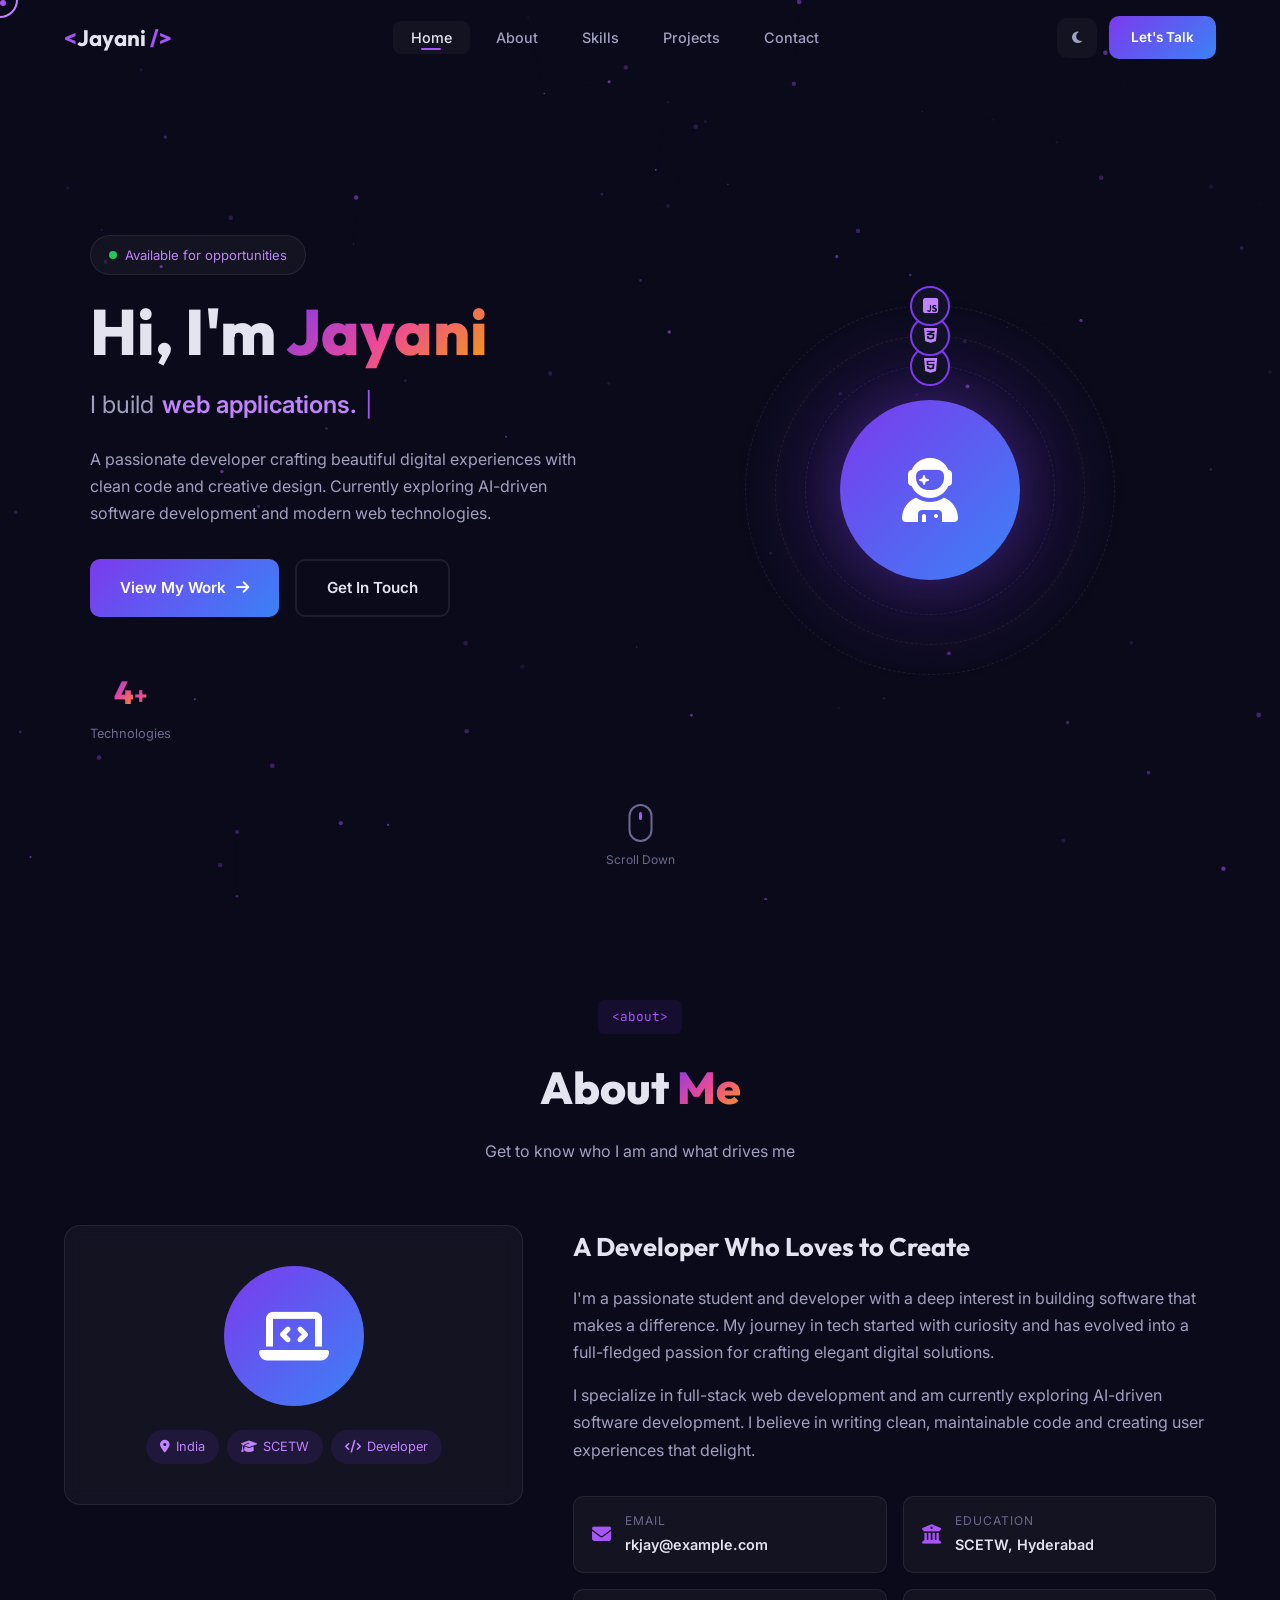
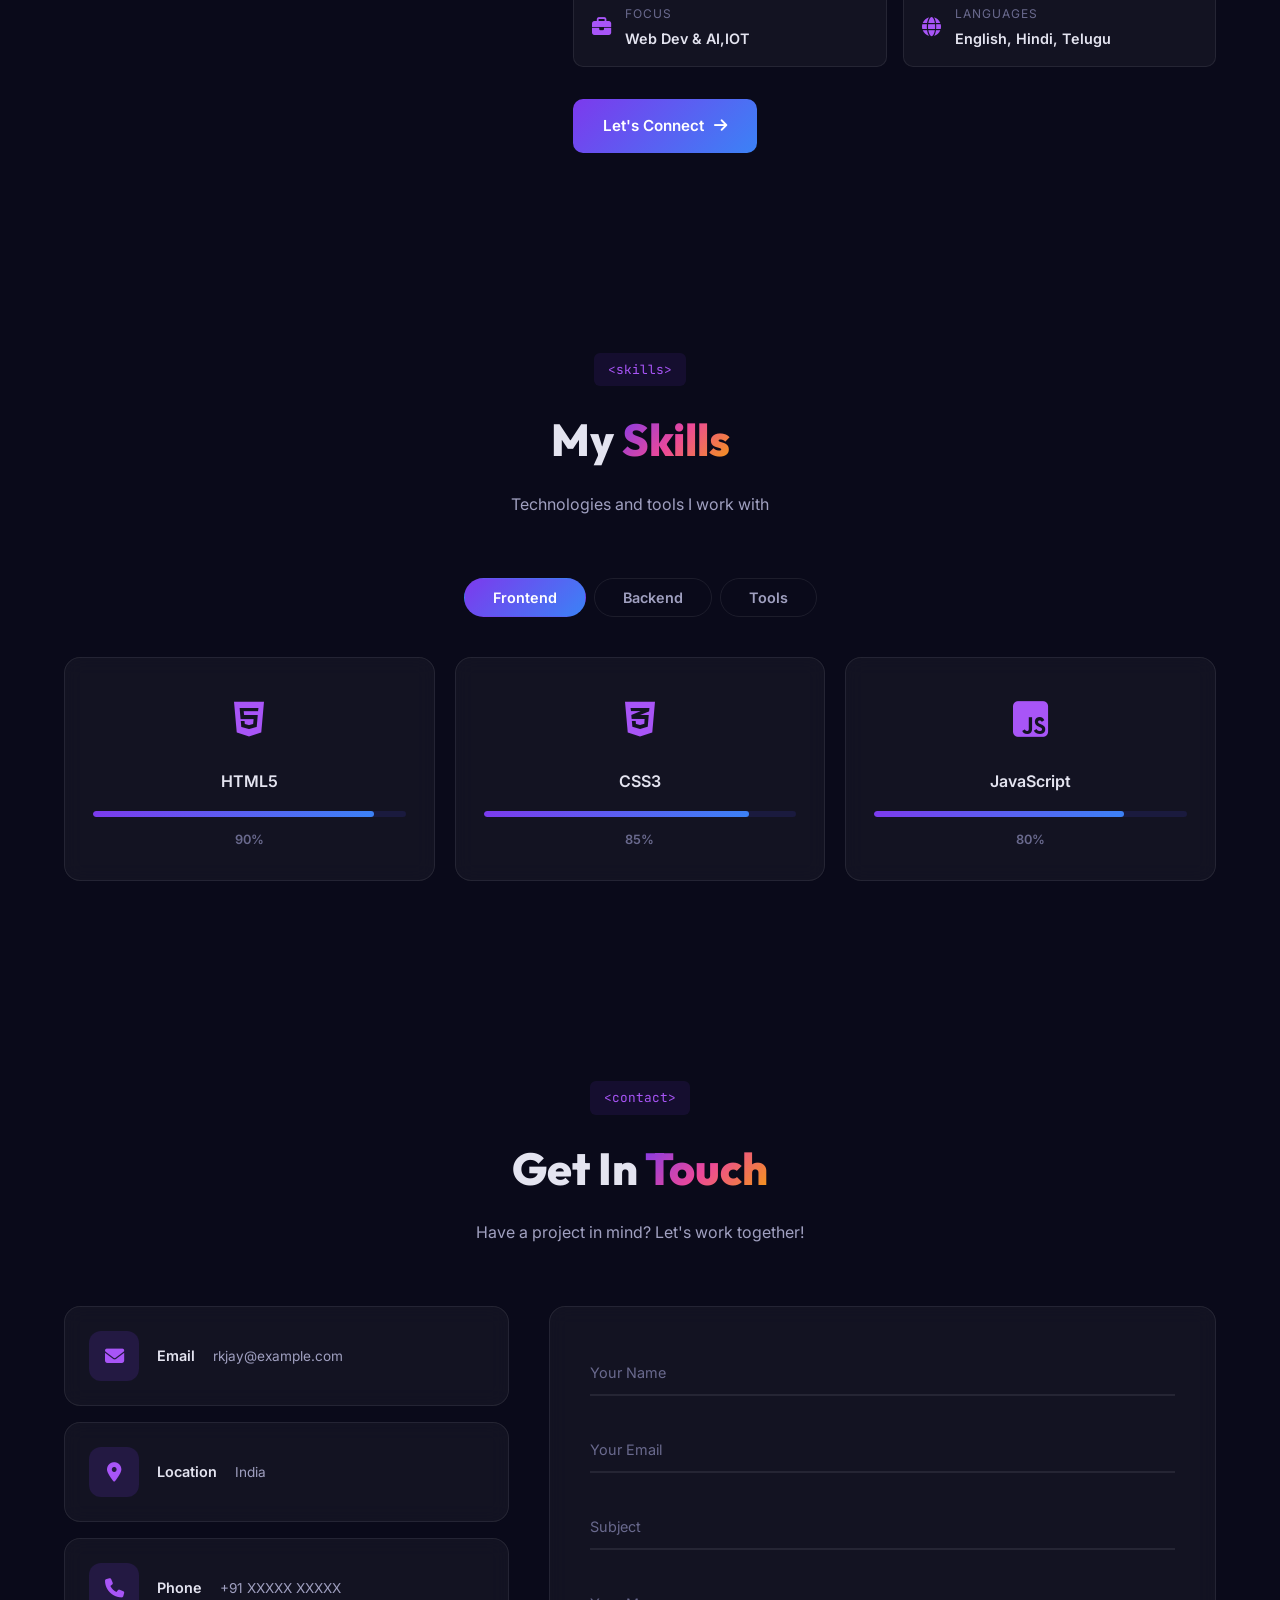
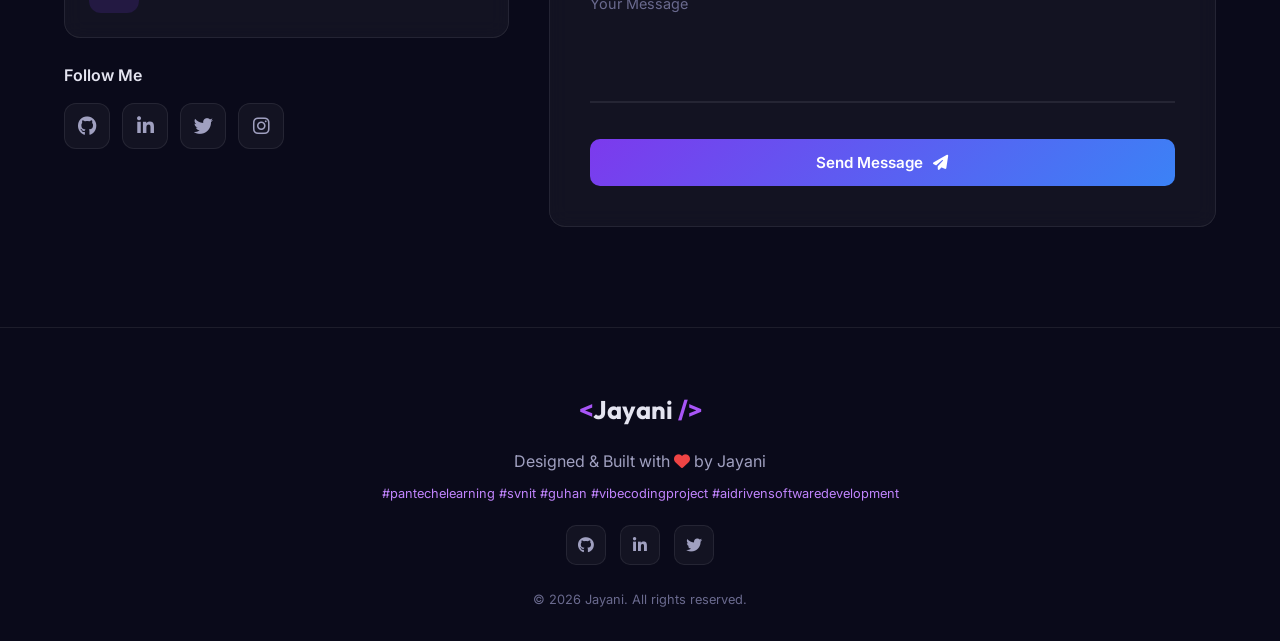
<file: index.html>
<!DOCTYPE html>
<html lang="en">

<head>
    <meta charset="UTF-8">
    <meta name="viewport" content="width=device-width, initial-scale=1.0">
    <title>Rkjay | Portfolio — Developer & Creator</title>
    <meta name="description"
        content="Personal portfolio of Rkjay — showcasing skills, projects, and creative development work.">
    <link rel="preconnect" href="https://fonts.googleapis.com">
    <link rel="preconnect" href="https://fonts.gstatic.com" crossorigin>
    <link
        href="https://fonts.googleapis.com/css2?family=Inter:wght@300;400;500;600;700;800;900&family=Outfit:wght@300;400;500;600;700;800&family=JetBrains+Mono:wght@400;500;700&display=swap"
        rel="stylesheet">
    <link rel="stylesheet" href="https://cdnjs.cloudflare.com/ajax/libs/font-awesome/6.5.1/css/all.min.css">
    <link rel="stylesheet" href="style.css">
</head>

<body>
    <!-- Animated Background Canvas -->
    <canvas id="particles-canvas"></canvas>

    <!-- Custom Cursor -->
    <div class="cursor-dot" id="cursorDot"></div>
    <div class="cursor-ring" id="cursorRing"></div>

    <!-- Preloader -->
    <div class="preloader" id="preloader">
        <div class="preloader-inner">
            <div class="preloader-ring"></div>
            <span class="preloader-text">Loading...</span>
        </div>
    </div>

    <!-- Navigation -->
    <nav class="navbar" id="navbar">
        <div class="nav-container">
            <a href="#hero" class="nav-logo">
                <span class="logo-bracket">&lt;</span>Jayani<span class="logo-bracket"> /&gt;</span>
            </a>
            <ul class="nav-links" id="navLinks">
                <li><a href="#hero" class="nav-link active" data-section="hero">Home</a></li>
                <li><a href="#about" class="nav-link" data-section="about">About</a></li>
                <li><a href="#skills" class="nav-link" data-section="skills">Skills</a></li>
                <li><a href="#projects" class="nav-link" data-section="projects">Projects</a></li>
                <li><a href="#contact" class="nav-link" data-section="contact">Contact</a></li>
            </ul>
            <div class="nav-actions">
                <button class="theme-toggle" id="themeToggle" aria-label="Toggle theme">
                    <i class="fas fa-moon"></i>
                </button>
                <a href="#contact" class="nav-cta">Let's Talk</a>
            </div>
            <button class="hamburger" id="hamburger" aria-label="Toggle menu">
                <span></span><span></span><span></span>
            </button>
        </div>
    </nav>

    <!-- Hero Section -->
    <section class="hero" id="hero">
        <div class="hero-container">
            <div class="hero-content">
                <div class="hero-badge">
                    <span class="badge-dot"></span>
                    Available for opportunities
                </div>
                <h1 class="hero-title">
                    Hi, I'm <span class="gradient-text">Jayani</span>
                </h1>
                <div class="hero-subtitle">
                    <span class="typing-prefix">I build </span>
                    <span class="typing-text" id="typingText"></span>
                    <span class="typing-cursor">|</span>
                </div>
                <p class="hero-description">
                    A passionate developer crafting beautiful digital experiences
                    with clean code and creative design. Currently exploring AI-driven
                    software development and modern web technologies.
                </p>
                <div class="hero-cta">
                    <a href="#projects" class="btn btn-primary">
                        <span>View My Work</span>
                        <i class="fas fa-arrow-right"></i>
                    </a>
                    <a href="#contact" class="btn btn-outline">
                        <span>Get In Touch</span>
                    </a>
                </div>
                <div class="hero-stats">
                    <div class="stat-item">
                        <span class="stat-number" data-target="5">0</span><span class="stat-suffix">+</span>
                        <span class="stat-label">Technologies</span>
                    </div>
                </div>
            </div>
            <div class="hero-visual">
                <div class="hero-image-wrapper">
                    <div class="hero-glow"></div>
                    <div class="hero-avatar">
                        <i class="fas fa-user-astronaut"></i>
                    </div>
                    <div class="orbit-ring orbit-1">
                        <div class="orbit-dot"><i class="fab fa-html5"></i></div>
                    </div>
                    <div class="orbit-ring orbit-2">
                        <div class="orbit-dot"><i class="fab fa-css3-alt"></i></div>
                    </div>
                    <div class="orbit-ring orbit-3">
                        <div class="orbit-dot"><i class="fab fa-js-square"></i></div>
                    </div>
                </div>
            </div>
        </div>
        <div class="scroll-indicator" id="scrollIndicator">
            <div class="mouse">
                <div class="mouse-wheel"></div>
            </div>
            <span>Scroll Down</span>
        </div>
    </section>

    <!-- About Section -->
    <section class="section about" id="about">
        <div class="container">
            <div class="section-header" data-animate>
                <span class="section-tag">&lt;about&gt;</span>
                <h2 class="section-title">About <span class="gradient-text">Me</span></h2>
                <p class="section-subtitle">Get to know who I am and what drives me</p>
            </div>
            <div class="about-grid" data-animate>
                <div class="about-image-col">
                    <div class="about-card glass-card">
                        <div class="about-avatar-large">
                            <i class="fas fa-laptop-code"></i>
                        </div>
                        <div class="about-info-chips">
                            <span class="chip"><i class="fas fa-map-marker-alt"></i> India</span>
                            <span class="chip"><i class="fas fa-graduation-cap"></i> SCETW</span>
                            <span class="chip"><i class="fas fa-code"></i> Developer</span>
                        </div>
                    </div>
                </div>
                <div class="about-content-col">
                    <div class="about-text">
                        <h3>A Developer Who Loves to Create</h3>
                        <p>
                            I'm a passionate student and developer with a deep interest in building
                            software that makes a difference. My journey in tech started with curiosity
                            and has evolved into a full-fledged passion for crafting elegant digital solutions.
                        </p>
                        <p>
                            I specialize in full-stack web development and am currently exploring
                            AI-driven software development. I believe in writing clean, maintainable
                            code and creating user experiences that delight.
                        </p>
                    </div>
                    <div class="about-details">
                        <div class="detail-item">
                            <i class="fas fa-envelope"></i>
                            <div>
                                <span class="detail-label">Email</span>
                                <span class="detail-value">rkjay@example.com</span>
                            </div>
                        </div>
                        <div class="detail-item">
                            <i class="fas fa-university"></i>
                            <div>
                                <span class="detail-label">Education</span>
                                <span class="detail-value">SCETW, Hyderabad</span>
                            </div>
                        </div>
                        <div class="detail-item">
                            <i class="fas fa-briefcase"></i>
                            <div>
                                <span class="detail-label">Focus</span>
                                <span class="detail-value">Web Dev & AI,IOT</span>
                            </div>
                        </div>
                        <div class="detail-item">
                            <i class="fas fa-globe"></i>
                            <div>
                                <span class="detail-label">Languages</span>
                                <span class="detail-value">English, Hindi, Telugu</span>
                            </div>
                        </div>
                    </div>
                    <a href="#contact" class="btn btn-primary">
                        <span>Let's Connect</span>
                        <i class="fas fa-arrow-right"></i>
                    </a>
                </div>
            </div>
        </div>
    </section>

    <!-- Skills Section -->
    <section class="section skills" id="skills">
        <div class="container">
            <div class="section-header" data-animate>
                <span class="section-tag">&lt;skills&gt;</span>
                <h2 class="section-title">My <span class="gradient-text">Skills</span></h2>
                <p class="section-subtitle">Technologies and tools I work with</p>
            </div>
            <div class="skills-tabs" data-animate>
                <button class="skill-tab active" data-tab="frontend">Frontend</button>
                <button class="skill-tab" data-tab="backend">Backend</button>
                <button class="skill-tab" data-tab="tools">Tools</button>
            </div>
            <div class="skills-content" data-animate>
                <div class="skills-panel active" id="panel-frontend">
                    <div class="skills-grid">
                        <div class="skill-card glass-card" data-skill="90">
                            <div class="skill-icon"><i class="fab fa-html5"></i></div>
                            <h4>HTML5</h4>
                            <div class="skill-bar">
                                <div class="skill-fill" style="--skill-level: 90%"></div>
                            </div>
                            <span class="skill-percent">90%</span>
                        </div>
                        <div class="skill-card glass-card" data-skill="85">
                            <div class="skill-icon"><i class="fab fa-css3-alt"></i></div>
                            <h4>CSS3</h4>
                            <div class="skill-bar">
                                <div class="skill-fill" style="--skill-level: 85%"></div>
                            </div>
                            <span class="skill-percent">85%</span>
                        </div>
                        <div class="skill-card glass-card" data-skill="80">
                            <div class="skill-icon"><i class="fab fa-js-square"></i></div>
                            <h4>JavaScript</h4>
                            <div class="skill-bar">
                                <div class="skill-fill" style="--skill-level: 80%"></div>
                            </div>
                            <span class="skill-percent">80%</span>
                        </div>
                    </div>
                </div>
                <div class="skills-panel" id="panel-backend">
                    <div class="skills-grid">
                        <div class="skill-card glass-card" data-skill="80">
                            <div class="skill-icon"><i class="fab fa-python"></i></div>
                            <h4>Python</h4>
                            <div class="skill-bar">
                                <div class="skill-fill" style="--skill-level: 80%"></div>
                            </div>
                            <span class="skill-percent">80%</span>
                        </div>
                        <div class="skill-card glass-card" data-skill="70">
                            <div class="skill-icon"><i class="fab fa-node-js"></i></div>
                            <h4>Node.js</h4>
                            <div class="skill-bar">
                                <div class="skill-fill" style="--skill-level: 70%"></div>
                            </div>
                            <span class="skill-percent">70%</span>
                        </div>
                        <div class="skill-card glass-card" data-skill="65">
                            <div class="skill-icon"><i class="fas fa-database"></i></div>
                            <h4>C</h4>
                            <div class="skill-bar">
                                <div class="skill-fill" style="--skill-level: 65%"></div>
                            </div>
                            <span class="skill-percent">65%</span>
                        </div>
                        <div class="skill-card glass-card" data-skill="60">
                            <div class="skill-icon"><i class="fas fa-server"></i></div>
                            <h4>JAVA</h4>
                            <div class="skill-bar">
                                <div class="skill-fill" style="--skill-level: 60%"></div>
                            </div>
                            <span class="skill-percent">60%</span>
                        </div>
                    </div>
                </div>
                <div class="skills-panel" id="panel-tools">
                    <div class="skills-grid">
                        <div class="skill-card glass-card" data-skill="85">
                            <div class="skill-icon"><i class="fab fa-git-alt"></i></div>
                            <h4>Git & GitHub</h4>
                            <div class="skill-bar">
                                <div class="skill-fill" style="--skill-level: 85%"></div>
                            </div>
                            <span class="skill-percent">85%</span>
                        </div>
                        <div class="skill-card glass-card" data-skill="75">
                            <div class="skill-icon"><i class="fab fa-figma"></i></div>
                            <h4>Figma</h4>
                            <div class="skill-bar">
                                <div class="skill-fill" style="--skill-level: 75%"></div>
                            </div>
                            <span class="skill-percent">75%</span>
                        </div>
                        <div class="skill-card glass-card" data-skill="70">
                            <div class="skill-icon"><i class="fas fa-terminal"></i></div>
                            <h4>VS Code / CLI</h4>
                            <div class="skill-bar">
                                <div class="skill-fill" style="--skill-level: 70%"></div>
                            </div>
                            <span class="skill-percent">70%</span>
                        </div>
                    </div>
                </div>
            </div>
        </div>
    </section>

    <!-- Contact Section -->
    <section class="section contact" id="contact">
        <div class="container">
            <div class="section-header" data-animate>
                <span class="section-tag">&lt;contact&gt;</span>
                <h2 class="section-title">Get In <span class="gradient-text">Touch</span></h2>
                <p class="section-subtitle">Have a project in mind? Let's work together!</p>
            </div>
            <div class="contact-grid" data-animate>
                <div class="contact-info">
                    <div class="contact-card glass-card">
                        <div class="contact-icon"><i class="fas fa-envelope"></i></div>
                        <h4>Email</h4>
                        <p>rkjay@example.com</p>
                    </div>
                    <div class="contact-card glass-card">
                        <div class="contact-icon"><i class="fas fa-map-marker-alt"></i></div>
                        <h4>Location</h4>
                        <p>India</p>
                    </div>
                    <div class="contact-card glass-card">
                        <div class="contact-icon"><i class="fas fa-phone"></i></div>
                        <h4>Phone</h4>
                        <p>+91 XXXXX XXXXX</p>
                    </div>
                    <div class="contact-socials">
                        <h4>Follow Me</h4>
                        <div class="social-links">
                            <a href="#" class="social-link" aria-label="GitHub"><i class="fab fa-github"></i></a>
                            <a href="#" class="social-link" aria-label="LinkedIn"><i class="fab fa-linkedin-in"></i></a>
                            <a href="#" class="social-link" aria-label="Twitter"><i class="fab fa-twitter"></i></a>
                            <a href="#" class="social-link" aria-label="Instagram"><i class="fab fa-instagram"></i></a>
                        </div>
                    </div>
                </div>
                <form class="contact-form glass-card" id="contactForm">
                    <div class="form-group">
                        <input type="text" id="formName" placeholder=" " required>
                        <label for="formName">Your Name</label>
                        <span class="form-line"></span>
                    </div>
                    <div class="form-group">
                        <input type="email" id="formEmail" placeholder=" " required>
                        <label for="formEmail">Your Email</label>
                        <span class="form-line"></span>
                    </div>
                    <div class="form-group">
                        <input type="text" id="formSubject" placeholder=" " required>
                        <label for="formSubject">Subject</label>
                        <span class="form-line"></span>
                    </div>
                    <div class="form-group">
                        <textarea id="formMessage" rows="5" placeholder=" " required></textarea>
                        <label for="formMessage">Your Message</label>
                        <span class="form-line"></span>
                    </div>
                    <button type="submit" class="btn btn-primary btn-submit" id="submitBtn">
                        <span>Send Message</span>
                        <i class="fas fa-paper-plane"></i>
                    </button>
                    <div class="form-status" id="formStatus"></div>
                </form>
            </div>
        </div>
    </section>

    <!-- Footer -->
    <footer class="footer">
        <div class="container">
            <div class="footer-content">
                <a href="#hero" class="footer-logo">
                    <span class="logo-bracket">&lt;</span>Jayani<span class="logo-bracket"> /&gt;</span>
                </a>
                <p class="footer-text">Designed & Built with <i class="fas fa-heart" style="color: #ef4444;"></i> by
                    Jayani</p>
                <p class="footer-tags">#pantechelearning #svnit #guhan #vibecodingproject #aidrivensoftwaredevelopment
                </p>
                <div class="footer-socials">
                    <a href="#" aria-label="GitHub"><i class="fab fa-github"></i></a>
                    <a href="#" aria-label="LinkedIn"><i class="fab fa-linkedin-in"></i></a>
                    <a href="#" aria-label="Twitter"><i class="fab fa-twitter"></i></a>
                </div>
                <p class="footer-copy">&copy; 2026 Jayani. All rights reserved.</p>
            </div>
        </div>
    </footer>

    <!-- Back to Top -->
    <button class="back-to-top" id="backToTop" aria-label="Back to top">
        <i class="fas fa-chevron-up"></i>
    </button>

    <script src="script.js"></script>
</body>

</html>
</file>
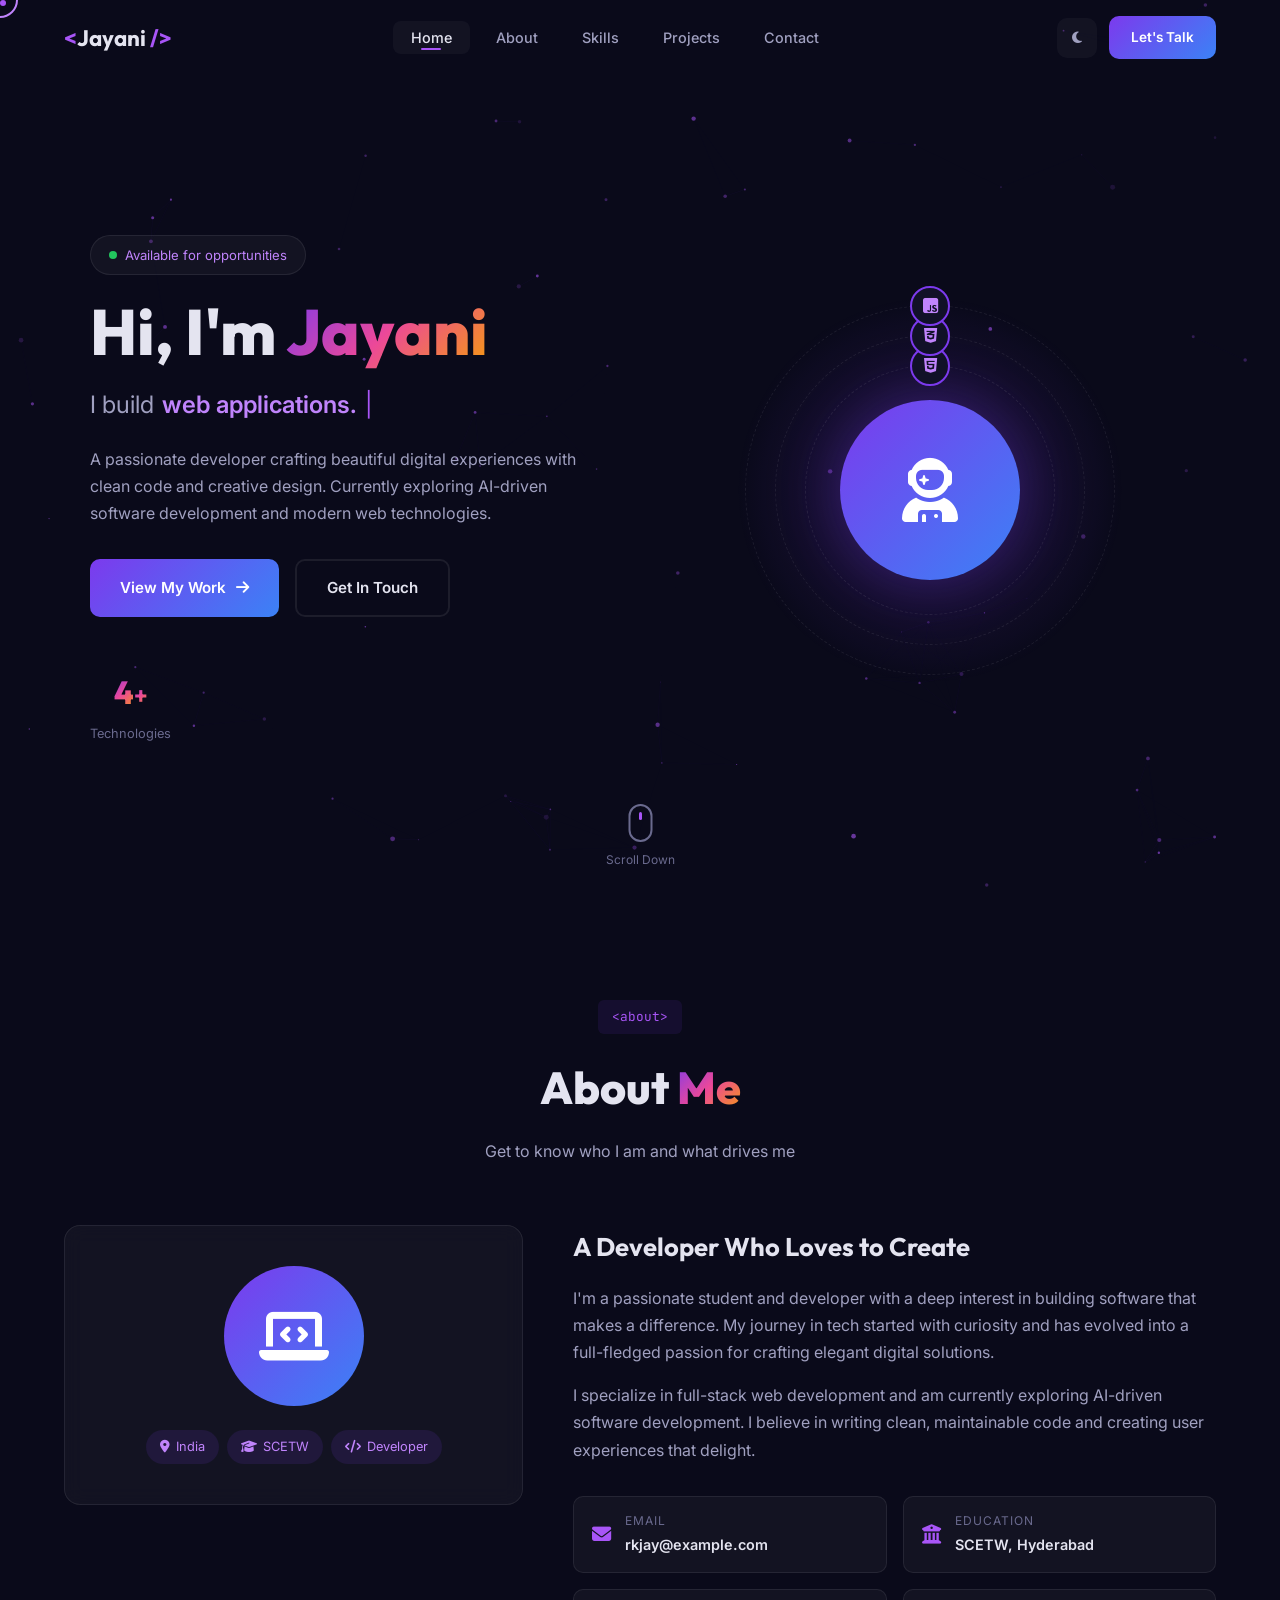
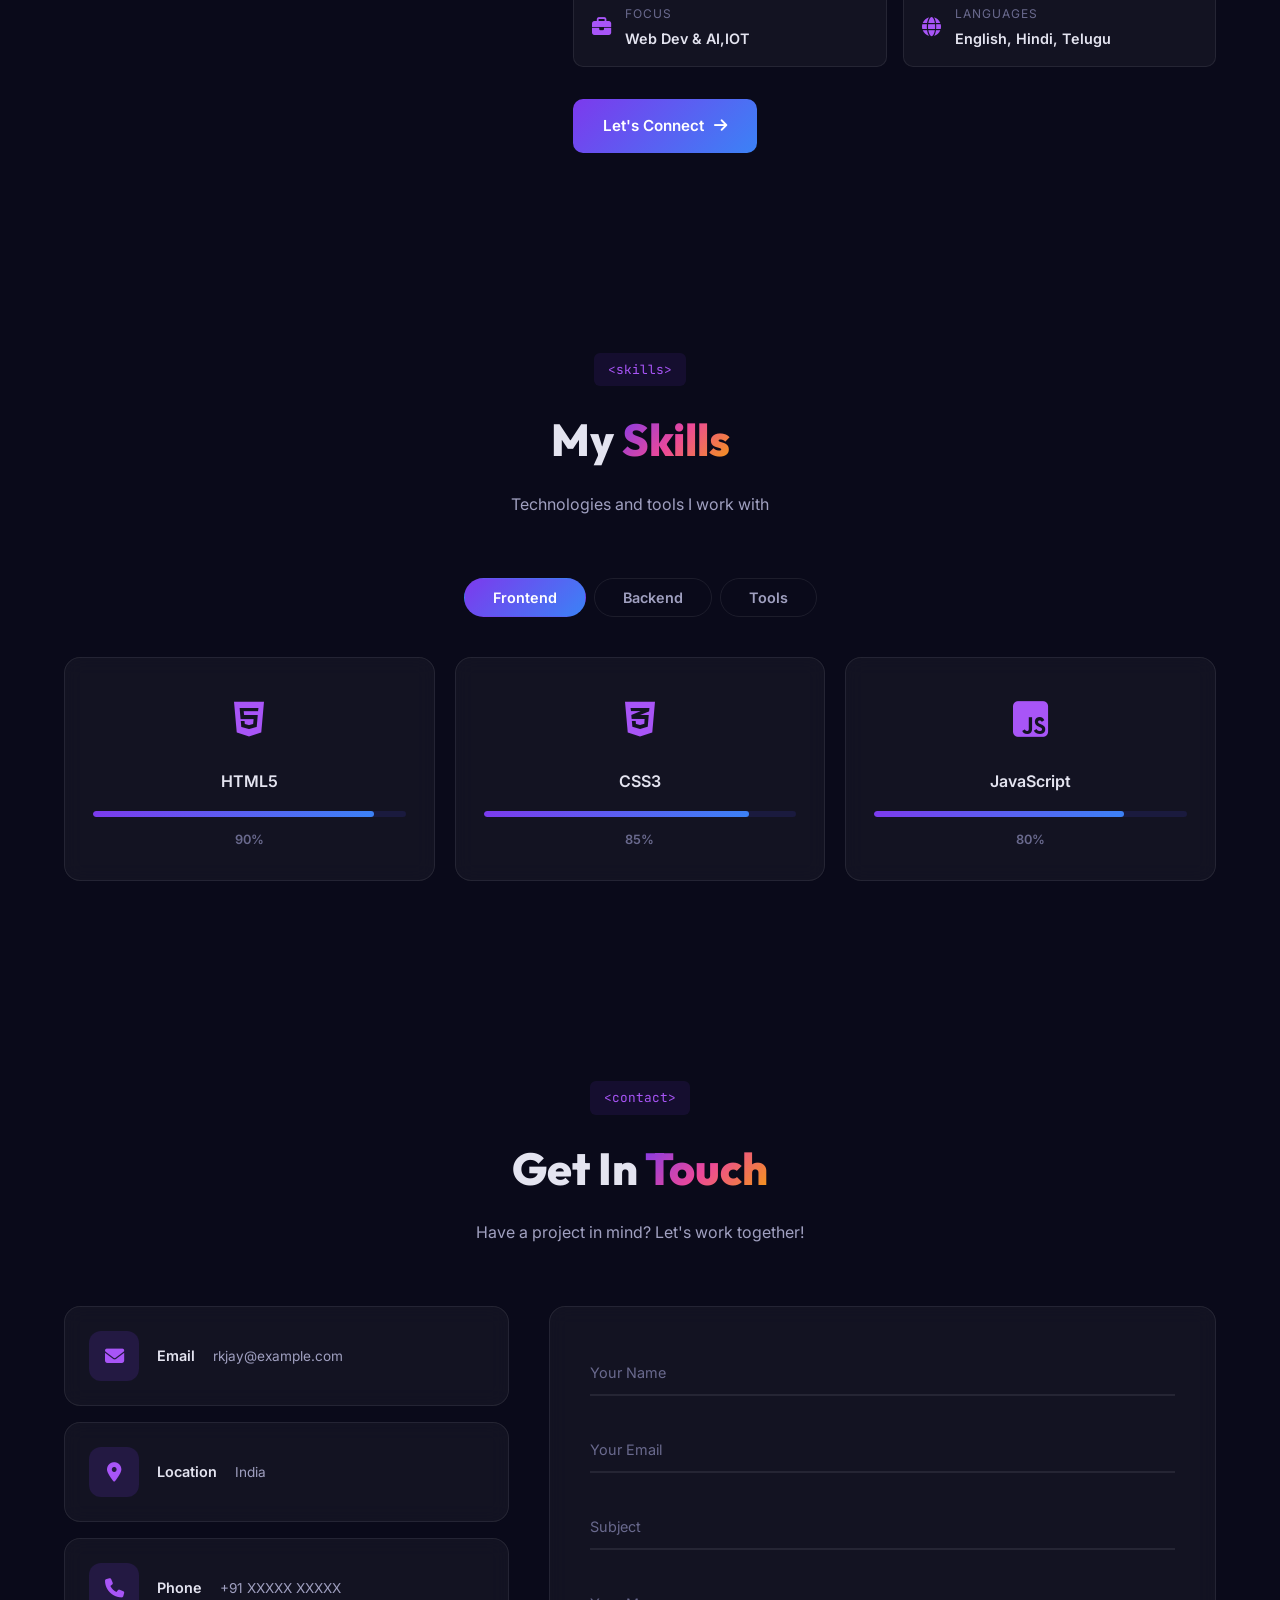
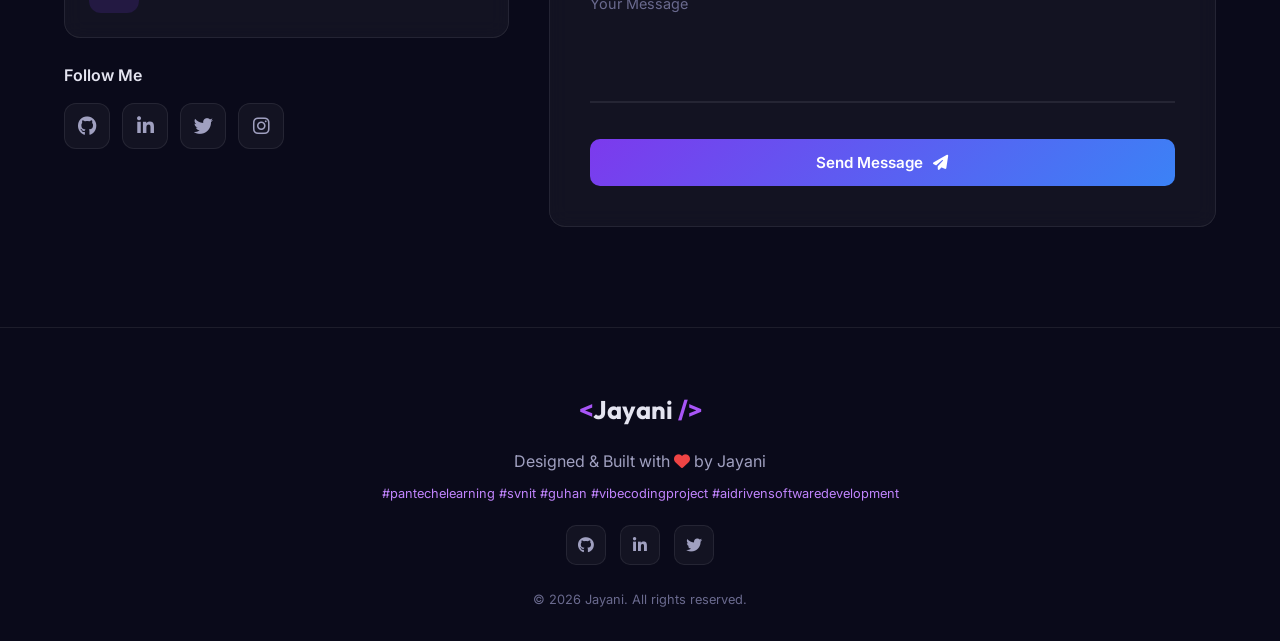
<file: portfolio.html>
<!DOCTYPE html>
<html lang="en">

<head>
    <meta charset="UTF-8">
    <meta name="viewport" content="width=device-width, initial-scale=1.0">
    <title>Rkjay | Portfolio — Developer & Creator</title>
    <meta name="description"
        content="Personal portfolio of Rkjay — showcasing skills, projects, and creative development work.">
    <link rel="preconnect" href="https://fonts.googleapis.com">
    <link rel="preconnect" href="https://fonts.gstatic.com" crossorigin>
    <link
        href="https://fonts.googleapis.com/css2?family=Inter:wght@300;400;500;600;700;800;900&family=Outfit:wght@300;400;500;600;700;800&family=JetBrains+Mono:wght@400;500;700&display=swap"
        rel="stylesheet">
    <link rel="stylesheet" href="https://cdnjs.cloudflare.com/ajax/libs/font-awesome/6.5.1/css/all.min.css">
    <link rel="stylesheet" href="style.css">
</head>

<body>
    <!-- Animated Background Canvas -->
    <canvas id="particles-canvas"></canvas>

    <!-- Custom Cursor -->
    <div class="cursor-dot" id="cursorDot"></div>
    <div class="cursor-ring" id="cursorRing"></div>

    <!-- Preloader -->
    <div class="preloader" id="preloader">
        <div class="preloader-inner">
            <div class="preloader-ring"></div>
            <span class="preloader-text">Loading...</span>
        </div>
    </div>

    <!-- Navigation -->
    <nav class="navbar" id="navbar">
        <div class="nav-container">
            <a href="#hero" class="nav-logo">
                <span class="logo-bracket">&lt;</span>Jayani<span class="logo-bracket"> /&gt;</span>
            </a>
            <ul class="nav-links" id="navLinks">
                <li><a href="#hero" class="nav-link active" data-section="hero">Home</a></li>
                <li><a href="#about" class="nav-link" data-section="about">About</a></li>
                <li><a href="#skills" class="nav-link" data-section="skills">Skills</a></li>
                <li><a href="#projects" class="nav-link" data-section="projects">Projects</a></li>
                <li><a href="#contact" class="nav-link" data-section="contact">Contact</a></li>
            </ul>
            <div class="nav-actions">
                <button class="theme-toggle" id="themeToggle" aria-label="Toggle theme">
                    <i class="fas fa-moon"></i>
                </button>
                <a href="#contact" class="nav-cta">Let's Talk</a>
            </div>
            <button class="hamburger" id="hamburger" aria-label="Toggle menu">
                <span></span><span></span><span></span>
            </button>
        </div>
    </nav>

    <!-- Hero Section -->
    <section class="hero" id="hero">
        <div class="hero-container">
            <div class="hero-content">
                <div class="hero-badge">
                    <span class="badge-dot"></span>
                    Available for opportunities
                </div>
                <h1 class="hero-title">
                    Hi, I'm <span class="gradient-text">Jayani</span>
                </h1>
                <div class="hero-subtitle">
                    <span class="typing-prefix">I build </span>
                    <span class="typing-text" id="typingText"></span>
                    <span class="typing-cursor">|</span>
                </div>
                <p class="hero-description">
                    A passionate developer crafting beautiful digital experiences
                    with clean code and creative design. Currently exploring AI-driven
                    software development and modern web technologies.
                </p>
                <div class="hero-cta">
                    <a href="#projects" class="btn btn-primary">
                        <span>View My Work</span>
                        <i class="fas fa-arrow-right"></i>
                    </a>
                    <a href="#contact" class="btn btn-outline">
                        <span>Get In Touch</span>
                    </a>
                </div>
                <div class="hero-stats">
                    <div class="stat-item">
                        <span class="stat-number" data-target="5">0</span><span class="stat-suffix">+</span>
                        <span class="stat-label">Technologies</span>
                    </div>
                </div>
            </div>
            <div class="hero-visual">
                <div class="hero-image-wrapper">
                    <div class="hero-glow"></div>
                    <div class="hero-avatar">
                        <i class="fas fa-user-astronaut"></i>
                    </div>
                    <div class="orbit-ring orbit-1">
                        <div class="orbit-dot"><i class="fab fa-html5"></i></div>
                    </div>
                    <div class="orbit-ring orbit-2">
                        <div class="orbit-dot"><i class="fab fa-css3-alt"></i></div>
                    </div>
                    <div class="orbit-ring orbit-3">
                        <div class="orbit-dot"><i class="fab fa-js-square"></i></div>
                    </div>
                </div>
            </div>
        </div>
        <div class="scroll-indicator" id="scrollIndicator">
            <div class="mouse">
                <div class="mouse-wheel"></div>
            </div>
            <span>Scroll Down</span>
        </div>
    </section>

    <!-- About Section -->
    <section class="section about" id="about">
        <div class="container">
            <div class="section-header" data-animate>
                <span class="section-tag">&lt;about&gt;</span>
                <h2 class="section-title">About <span class="gradient-text">Me</span></h2>
                <p class="section-subtitle">Get to know who I am and what drives me</p>
            </div>
            <div class="about-grid" data-animate>
                <div class="about-image-col">
                    <div class="about-card glass-card">
                        <div class="about-avatar-large">
                            <i class="fas fa-laptop-code"></i>
                        </div>
                        <div class="about-info-chips">
                            <span class="chip"><i class="fas fa-map-marker-alt"></i> India</span>
                            <span class="chip"><i class="fas fa-graduation-cap"></i> SCETW</span>
                            <span class="chip"><i class="fas fa-code"></i> Developer</span>
                        </div>
                    </div>
                </div>
                <div class="about-content-col">
                    <div class="about-text">
                        <h3>A Developer Who Loves to Create</h3>
                        <p>
                            I'm a passionate student and developer with a deep interest in building
                            software that makes a difference. My journey in tech started with curiosity
                            and has evolved into a full-fledged passion for crafting elegant digital solutions.
                        </p>
                        <p>
                            I specialize in full-stack web development and am currently exploring
                            AI-driven software development. I believe in writing clean, maintainable
                            code and creating user experiences that delight.
                        </p>
                    </div>
                    <div class="about-details">
                        <div class="detail-item">
                            <i class="fas fa-envelope"></i>
                            <div>
                                <span class="detail-label">Email</span>
                                <span class="detail-value">rkjay@example.com</span>
                            </div>
                        </div>
                        <div class="detail-item">
                            <i class="fas fa-university"></i>
                            <div>
                                <span class="detail-label">Education</span>
                                <span class="detail-value">SCETW, Hyderabad</span>
                            </div>
                        </div>
                        <div class="detail-item">
                            <i class="fas fa-briefcase"></i>
                            <div>
                                <span class="detail-label">Focus</span>
                                <span class="detail-value">Web Dev & AI,IOT</span>
                            </div>
                        </div>
                        <div class="detail-item">
                            <i class="fas fa-globe"></i>
                            <div>
                                <span class="detail-label">Languages</span>
                                <span class="detail-value">English, Hindi, Telugu</span>
                            </div>
                        </div>
                    </div>
                    <a href="#contact" class="btn btn-primary">
                        <span>Let's Connect</span>
                        <i class="fas fa-arrow-right"></i>
                    </a>
                </div>
            </div>
        </div>
    </section>

    <!-- Skills Section -->
    <section class="section skills" id="skills">
        <div class="container">
            <div class="section-header" data-animate>
                <span class="section-tag">&lt;skills&gt;</span>
                <h2 class="section-title">My <span class="gradient-text">Skills</span></h2>
                <p class="section-subtitle">Technologies and tools I work with</p>
            </div>
            <div class="skills-tabs" data-animate>
                <button class="skill-tab active" data-tab="frontend">Frontend</button>
                <button class="skill-tab" data-tab="backend">Backend</button>
                <button class="skill-tab" data-tab="tools">Tools</button>
            </div>
            <div class="skills-content" data-animate>
                <div class="skills-panel active" id="panel-frontend">
                    <div class="skills-grid">
                        <div class="skill-card glass-card" data-skill="90">
                            <div class="skill-icon"><i class="fab fa-html5"></i></div>
                            <h4>HTML5</h4>
                            <div class="skill-bar">
                                <div class="skill-fill" style="--skill-level: 90%"></div>
                            </div>
                            <span class="skill-percent">90%</span>
                        </div>
                        <div class="skill-card glass-card" data-skill="85">
                            <div class="skill-icon"><i class="fab fa-css3-alt"></i></div>
                            <h4>CSS3</h4>
                            <div class="skill-bar">
                                <div class="skill-fill" style="--skill-level: 85%"></div>
                            </div>
                            <span class="skill-percent">85%</span>
                        </div>
                        <div class="skill-card glass-card" data-skill="80">
                            <div class="skill-icon"><i class="fab fa-js-square"></i></div>
                            <h4>JavaScript</h4>
                            <div class="skill-bar">
                                <div class="skill-fill" style="--skill-level: 80%"></div>
                            </div>
                            <span class="skill-percent">80%</span>
                        </div>
                    </div>
                </div>
                <div class="skills-panel" id="panel-backend">
                    <div class="skills-grid">
                        <div class="skill-card glass-card" data-skill="80">
                            <div class="skill-icon"><i class="fab fa-python"></i></div>
                            <h4>Python</h4>
                            <div class="skill-bar">
                                <div class="skill-fill" style="--skill-level: 80%"></div>
                            </div>
                            <span class="skill-percent">80%</span>
                        </div>
                        <div class="skill-card glass-card" data-skill="70">
                            <div class="skill-icon"><i class="fab fa-node-js"></i></div>
                            <h4>Node.js</h4>
                            <div class="skill-bar">
                                <div class="skill-fill" style="--skill-level: 70%"></div>
                            </div>
                            <span class="skill-percent">70%</span>
                        </div>
                        <div class="skill-card glass-card" data-skill="65">
                            <div class="skill-icon"><i class="fas fa-database"></i></div>
                            <h4>C</h4>
                            <div class="skill-bar">
                                <div class="skill-fill" style="--skill-level: 65%"></div>
                            </div>
                            <span class="skill-percent">65%</span>
                        </div>
                        <div class="skill-card glass-card" data-skill="60">
                            <div class="skill-icon"><i class="fas fa-server"></i></div>
                            <h4>JAVA</h4>
                            <div class="skill-bar">
                                <div class="skill-fill" style="--skill-level: 60%"></div>
                            </div>
                            <span class="skill-percent">60%</span>
                        </div>
                    </div>
                </div>
                <div class="skills-panel" id="panel-tools">
                    <div class="skills-grid">
                        <div class="skill-card glass-card" data-skill="85">
                            <div class="skill-icon"><i class="fab fa-git-alt"></i></div>
                            <h4>Git & GitHub</h4>
                            <div class="skill-bar">
                                <div class="skill-fill" style="--skill-level: 85%"></div>
                            </div>
                            <span class="skill-percent">85%</span>
                        </div>
                        <div class="skill-card glass-card" data-skill="75">
                            <div class="skill-icon"><i class="fab fa-figma"></i></div>
                            <h4>Figma</h4>
                            <div class="skill-bar">
                                <div class="skill-fill" style="--skill-level: 75%"></div>
                            </div>
                            <span class="skill-percent">75%</span>
                        </div>
                        <div class="skill-card glass-card" data-skill="70">
                            <div class="skill-icon"><i class="fas fa-terminal"></i></div>
                            <h4>VS Code / CLI</h4>
                            <div class="skill-bar">
                                <div class="skill-fill" style="--skill-level: 70%"></div>
                            </div>
                            <span class="skill-percent">70%</span>
                        </div>
                    </div>
                </div>
            </div>
        </div>
    </section>

    <!-- Contact Section -->
    <section class="section contact" id="contact">
        <div class="container">
            <div class="section-header" data-animate>
                <span class="section-tag">&lt;contact&gt;</span>
                <h2 class="section-title">Get In <span class="gradient-text">Touch</span></h2>
                <p class="section-subtitle">Have a project in mind? Let's work together!</p>
            </div>
            <div class="contact-grid" data-animate>
                <div class="contact-info">
                    <div class="contact-card glass-card">
                        <div class="contact-icon"><i class="fas fa-envelope"></i></div>
                        <h4>Email</h4>
                        <p>rkjay@example.com</p>
                    </div>
                    <div class="contact-card glass-card">
                        <div class="contact-icon"><i class="fas fa-map-marker-alt"></i></div>
                        <h4>Location</h4>
                        <p>India</p>
                    </div>
                    <div class="contact-card glass-card">
                        <div class="contact-icon"><i class="fas fa-phone"></i></div>
                        <h4>Phone</h4>
                        <p>+91 XXXXX XXXXX</p>
                    </div>
                    <div class="contact-socials">
                        <h4>Follow Me</h4>
                        <div class="social-links">
                            <a href="#" class="social-link" aria-label="GitHub"><i class="fab fa-github"></i></a>
                            <a href="#" class="social-link" aria-label="LinkedIn"><i class="fab fa-linkedin-in"></i></a>
                            <a href="#" class="social-link" aria-label="Twitter"><i class="fab fa-twitter"></i></a>
                            <a href="#" class="social-link" aria-label="Instagram"><i class="fab fa-instagram"></i></a>
                        </div>
                    </div>
                </div>
                <form class="contact-form glass-card" id="contactForm">
                    <div class="form-group">
                        <input type="text" id="formName" placeholder=" " required>
                        <label for="formName">Your Name</label>
                        <span class="form-line"></span>
                    </div>
                    <div class="form-group">
                        <input type="email" id="formEmail" placeholder=" " required>
                        <label for="formEmail">Your Email</label>
                        <span class="form-line"></span>
                    </div>
                    <div class="form-group">
                        <input type="text" id="formSubject" placeholder=" " required>
                        <label for="formSubject">Subject</label>
                        <span class="form-line"></span>
                    </div>
                    <div class="form-group">
                        <textarea id="formMessage" rows="5" placeholder=" " required></textarea>
                        <label for="formMessage">Your Message</label>
                        <span class="form-line"></span>
                    </div>
                    <button type="submit" class="btn btn-primary btn-submit" id="submitBtn">
                        <span>Send Message</span>
                        <i class="fas fa-paper-plane"></i>
                    </button>
                    <div class="form-status" id="formStatus"></div>
                </form>
            </div>
        </div>
    </section>

    <!-- Footer -->
    <footer class="footer">
        <div class="container">
            <div class="footer-content">
                <a href="#hero" class="footer-logo">
                    <span class="logo-bracket">&lt;</span>Jayani<span class="logo-bracket"> /&gt;</span>
                </a>
                <p class="footer-text">Designed & Built with <i class="fas fa-heart" style="color: #ef4444;"></i> by
                    Jayani</p>
                <p class="footer-tags">#pantechelearning #svnit #guhan #vibecodingproject #aidrivensoftwaredevelopment
                </p>
                <div class="footer-socials">
                    <a href="#" aria-label="GitHub"><i class="fab fa-github"></i></a>
                    <a href="#" aria-label="LinkedIn"><i class="fab fa-linkedin-in"></i></a>
                    <a href="#" aria-label="Twitter"><i class="fab fa-twitter"></i></a>
                </div>
                <p class="footer-copy">&copy; 2026 Jayani. All rights reserved.</p>
            </div>
        </div>
    </footer>

    <!-- Back to Top -->
    <button class="back-to-top" id="backToTop" aria-label="Back to top">
        <i class="fas fa-chevron-up"></i>
    </button>

    <script src="script.js"></script>
</body>

</html>
</file>
<file: style.css>
/* ===== CSS Variables & Reset ===== */
:root {
    --bg: #0a0a1a; --bg2: #111128; --bg3: #1a1a3e;
    --text: #e4e4f0; --text2: #a0a0c0; --text3: #6a6a8e;
    --accent: #7c3aed; --accent2: #a855f7; --accent3: #c084fc;
    --gradient: linear-gradient(135deg, #7c3aed, #ec4899, #f59e0b);
    --gradient2: linear-gradient(135deg, #7c3aed, #3b82f6);
    --glass: rgba(255,255,255,0.04); --glass-border: rgba(255,255,255,0.08);
    --radius: 16px; --radius-sm: 10px;
    --shadow: 0 8px 32px rgba(0,0,0,0.3);
    --font: 'Inter', sans-serif; --font-display: 'Outfit', sans-serif;
    --transition: 0.3s cubic-bezier(0.4, 0, 0.2, 1);
}
*, *::before, *::after { margin: 0; padding: 0; box-sizing: border-box; }
html { scroll-behavior: smooth; scroll-padding-top: 80px; }
body { font-family: var(--font); background: var(--bg); color: var(--text); line-height: 1.7; overflow-x: hidden; cursor: none; }
a { text-decoration: none; color: inherit; }
ul { list-style: none; }
img { max-width: 100%; display: block; }
button, input, textarea { font-family: inherit; border: none; outline: none; background: none; }
.container { max-width: 1200px; margin: 0 auto; padding: 0 24px; }
.gradient-text { background: var(--gradient); -webkit-background-clip: text; -webkit-text-fill-color: transparent; background-clip: text; }

/* ===== Custom Cursor ===== */
.cursor-dot { width: 6px; height: 6px; background: var(--accent2); border-radius: 50%; position: fixed; top: 0; left: 0; pointer-events: none; z-index: 10000; transition: transform 0.1s; }
.cursor-ring { width: 36px; height: 36px; border: 2px solid var(--accent3); border-radius: 50%; position: fixed; top: 0; left: 0; pointer-events: none; z-index: 9999; transition: 0.15s ease-out; transform: translate(-50%, -50%); }

/* ===== Particles Canvas ===== */
#particles-canvas { position: fixed; top: 0; left: 0; width: 100%; height: 100%; z-index: 0; pointer-events: none; }

/* ===== Preloader ===== */
.preloader { position: fixed; inset: 0; background: var(--bg); z-index: 100000; display: flex; align-items: center; justify-content: center; transition: opacity 0.5s, visibility 0.5s; }
.preloader.hidden { opacity: 0; visibility: hidden; }
.preloader-inner { text-align: center; }
.preloader-ring { width: 60px; height: 60px; border: 3px solid var(--glass-border); border-top-color: var(--accent2); border-radius: 50%; animation: spin 0.8s linear infinite; margin: 0 auto 16px; }
.preloader-text { color: var(--text2); font-size: 14px; letter-spacing: 3px; text-transform: uppercase; }
@keyframes spin { to { transform: rotate(360deg); } }

/* ===== Navbar ===== */
.navbar { position: fixed; top: 0; left: 0; right: 0; z-index: 1000; padding: 16px 0; transition: var(--transition); }
.navbar.scrolled { background: rgba(10,10,26,0.85); backdrop-filter: blur(20px); border-bottom: 1px solid var(--glass-border); padding: 10px 0; }
.nav-container { max-width: 1200px; margin: 0 auto; padding: 0 24px; display: flex; align-items: center; justify-content: space-between; }
.nav-logo { font-family: var(--font-display); font-size: 1.4rem; font-weight: 700; }
.logo-bracket { color: var(--accent2); }
.nav-links { display: flex; gap: 8px; }
.nav-link { padding: 8px 18px; border-radius: 8px; font-size: 0.9rem; font-weight: 500; color: var(--text2); transition: var(--transition); position: relative; }
.nav-link:hover, .nav-link.active { color: var(--text); background: var(--glass); }
.nav-link.active::after { content: ''; position: absolute; bottom: 4px; left: 50%; transform: translateX(-50%); width: 20px; height: 2px; background: var(--accent2); border-radius: 2px; }
.nav-actions { display: flex; align-items: center; gap: 12px; }
.theme-toggle { width: 40px; height: 40px; border-radius: 10px; display: flex; align-items: center; justify-content: center; color: var(--text2); background: var(--glass); cursor: pointer; transition: var(--transition); }
.theme-toggle:hover { color: var(--accent2); background: rgba(124,58,237,0.15); }
.nav-cta { padding: 10px 22px; background: var(--gradient2); border-radius: 10px; font-weight: 600; font-size: 0.85rem; color: #fff; transition: var(--transition); }
.nav-cta:hover { transform: translateY(-2px); box-shadow: 0 8px 25px rgba(124,58,237,0.4); }
.hamburger { display: none; flex-direction: column; gap: 5px; cursor: pointer; padding: 6px; z-index: 1001; }
.hamburger span { width: 24px; height: 2px; background: var(--text); transition: var(--transition); border-radius: 2px; }
.hamburger.active span:nth-child(1) { transform: rotate(45deg) translate(5px, 5px); }
.hamburger.active span:nth-child(2) { opacity: 0; }
.hamburger.active span:nth-child(3) { transform: rotate(-45deg) translate(5px, -5px); }

/* ===== Hero ===== */
.hero { min-height: 100vh; display: flex; align-items: center; position: relative; z-index: 1; padding-top: 80px; }
.hero-container { max-width: 1200px; margin: 0 auto; padding: 0 24px; display: grid; grid-template-columns: 1fr 1fr; gap: 60px; align-items: center; }
.hero-badge { display: inline-flex; align-items: center; gap: 8px; padding: 8px 18px; background: var(--glass); border: 1px solid var(--glass-border); border-radius: 50px; font-size: 0.82rem; color: var(--accent3); margin-bottom: 20px; }
.badge-dot { width: 8px; height: 8px; background: #22c55e; border-radius: 50%; animation: pulse-dot 2s infinite; }
@keyframes pulse-dot { 0%, 100% { box-shadow: 0 0 0 0 rgba(34,197,94,0.5); } 50% { box-shadow: 0 0 0 8px rgba(34,197,94,0); } }
.hero-title { font-family: var(--font-display); font-size: clamp(2.5rem, 5vw, 4rem); font-weight: 800; line-height: 1.15; margin-bottom: 16px; }
.hero-subtitle { font-size: clamp(1.1rem, 2.5vw, 1.5rem); color: var(--text2); margin-bottom: 20px; display: flex; align-items: center; gap: 8px; }
.typing-text { color: var(--accent3); font-weight: 600; }
.typing-cursor { color: var(--accent2); animation: blink 0.8s infinite; }
@keyframes blink { 0%, 100% { opacity: 1; } 50% { opacity: 0; } }
.hero-description { color: var(--text2); font-size: 1rem; max-width: 520px; margin-bottom: 32px; }
.hero-cta { display: flex; gap: 16px; margin-bottom: 48px; flex-wrap: wrap; }
.btn { display: inline-flex; align-items: center; gap: 10px; padding: 14px 30px; border-radius: var(--radius-sm); font-weight: 600; font-size: 0.95rem; transition: var(--transition); cursor: pointer; }
.btn-primary { background: var(--gradient2); color: #fff; }
.btn-primary:hover { transform: translateY(-3px); box-shadow: 0 10px 30px rgba(124,58,237,0.35); }
.btn-outline { border: 2px solid var(--glass-border); color: var(--text); }
.btn-outline:hover { border-color: var(--accent2); color: var(--accent2); transform: translateY(-3px); }
.hero-stats { display: flex; gap: 40px; }
.stat-item { text-align: center; }
.stat-number { font-family: var(--font-display); font-size: 2rem; font-weight: 800; background: var(--gradient); -webkit-background-clip: text; -webkit-text-fill-color: transparent; background-clip: text; }
.stat-suffix { font-family: var(--font-display); font-size: 1.5rem; font-weight: 700; background: var(--gradient); -webkit-background-clip: text; -webkit-text-fill-color: transparent; background-clip: text; }
.stat-label { display: block; font-size: 0.8rem; color: var(--text3); margin-top: 4px; }

/* Hero Visual */
.hero-visual { display: flex; justify-content: center; align-items: center; }
.hero-image-wrapper { position: relative; width: 350px; height: 350px; }
.hero-glow { position: absolute; inset: -20px; background: radial-gradient(circle, rgba(124,58,237,0.25), transparent 70%); border-radius: 50%; animation: glow-pulse 3s ease-in-out infinite; }
@keyframes glow-pulse { 0%, 100% { transform: scale(1); opacity: 0.6; } 50% { transform: scale(1.1); opacity: 1; } }
.hero-avatar { width: 180px; height: 180px; background: var(--gradient2); border-radius: 50%; display: flex; align-items: center; justify-content: center; font-size: 4rem; color: #fff; position: absolute; top: 50%; left: 50%; transform: translate(-50%, -50%); box-shadow: 0 0 60px rgba(124,58,237,0.3); }
.orbit-ring { position: absolute; border: 1px dashed var(--glass-border); border-radius: 50%; top: 50%; left: 50%; }
.orbit-1 { width: 250px; height: 250px; margin: -125px 0 0 -125px; animation: orbit 12s linear infinite; }
.orbit-2 { width: 310px; height: 310px; margin: -155px 0 0 -155px; animation: orbit 18s linear infinite reverse; }
.orbit-3 { width: 370px; height: 370px; margin: -185px 0 0 -185px; animation: orbit 24s linear infinite; }
.orbit-dot { width: 40px; height: 40px; background: var(--bg2); border: 2px solid var(--accent); border-radius: 50%; display: flex; align-items: center; justify-content: center; font-size: 1.1rem; color: var(--accent3); position: absolute; top: -20px; left: 50%; margin-left: -20px; }
@keyframes orbit { to { transform: rotate(360deg); } }

/* Scroll Indicator */
.scroll-indicator { position: absolute; bottom: 30px; left: 50%; transform: translateX(-50%); display: flex; flex-direction: column; align-items: center; gap: 8px; color: var(--text3); font-size: 0.75rem; animation: float 2s ease-in-out infinite; }
.mouse { width: 24px; height: 38px; border: 2px solid var(--text3); border-radius: 12px; position: relative; }
.mouse-wheel { width: 3px; height: 8px; background: var(--accent2); border-radius: 2px; position: absolute; top: 6px; left: 50%; transform: translateX(-50%); animation: scroll-wheel 1.5s infinite; }
@keyframes scroll-wheel { 0% { opacity: 1; transform: translateX(-50%) translateY(0); } 100% { opacity: 0; transform: translateX(-50%) translateY(12px); } }
@keyframes float { 0%, 100% { transform: translateX(-50%) translateY(0); } 50% { transform: translateX(-50%) translateY(-8px); } }

/* ===== Section Common ===== */
.section { padding: 100px 0; position: relative; z-index: 1; }
.section-header { text-align: center; margin-bottom: 60px; }
.section-tag { display: inline-block; font-family: 'JetBrains Mono', monospace; font-size: 0.8rem; color: var(--accent2); padding: 6px 14px; background: rgba(124,58,237,0.1); border-radius: 6px; margin-bottom: 16px; }
.section-title { font-family: var(--font-display); font-size: clamp(2rem, 4vw, 2.8rem); font-weight: 800; margin-bottom: 12px; }
.section-subtitle { color: var(--text2); font-size: 1rem; }

/* Glass Card */
.glass-card { background: var(--glass); border: 1px solid var(--glass-border); border-radius: var(--radius); backdrop-filter: blur(10px); transition: var(--transition); }
.glass-card:hover { border-color: rgba(124,58,237,0.3); transform: translateY(-4px); box-shadow: 0 12px 40px rgba(124,58,237,0.1); }

/* ===== About ===== */
.about-grid { display: grid; grid-template-columns: 1fr 1.4fr; gap: 50px; align-items: start; }
.about-card { padding: 40px; text-align: center; }
.about-avatar-large { width: 140px; height: 140px; background: var(--gradient2); border-radius: 50%; display: flex; align-items: center; justify-content: center; font-size: 3.5rem; color: #fff; margin: 0 auto 24px; }
.about-info-chips { display: flex; flex-wrap: wrap; gap: 8px; justify-content: center; }
.chip { padding: 6px 14px; background: rgba(124,58,237,0.12); border-radius: 50px; font-size: 0.8rem; color: var(--accent3); display: flex; align-items: center; gap: 6px; }
.about-content-col h3 { font-family: var(--font-display); font-size: 1.6rem; font-weight: 700; margin-bottom: 16px; }
.about-text p { color: var(--text2); margin-bottom: 16px; }
.about-details { display: grid; grid-template-columns: 1fr 1fr; gap: 16px; margin: 32px 0; }
.detail-item { display: flex; align-items: center; gap: 14px; padding: 14px 18px; background: var(--glass); border-radius: var(--radius-sm); border: 1px solid var(--glass-border); }
.detail-item i { font-size: 1.2rem; color: var(--accent2); }
.detail-label { display: block; font-size: 0.75rem; color: var(--text3); text-transform: uppercase; letter-spacing: 1px; }
.detail-value { font-weight: 600; font-size: 0.9rem; }

/* ===== Skills ===== */
.skills-tabs { display: flex; justify-content: center; gap: 8px; margin-bottom: 40px; }
.skill-tab { padding: 10px 28px; border-radius: 50px; font-weight: 600; font-size: 0.9rem; color: var(--text2); cursor: pointer; transition: var(--transition); border: 1px solid var(--glass-border); }
.skill-tab.active { background: var(--gradient2); color: #fff; border-color: transparent; }
.skill-tab:hover:not(.active) { color: var(--text); background: var(--glass); }
.skills-panel { display: none; }
.skills-panel.active { display: block; animation: fadeUp 0.4s ease; }
.skills-grid { display: grid; grid-template-columns: repeat(auto-fit, minmax(240px, 1fr)); gap: 20px; }
.skill-card { padding: 28px; text-align: center; }
.skill-icon { font-size: 2.5rem; margin-bottom: 14px; color: var(--accent2); }
.skill-card h4 { font-weight: 600; margin-bottom: 16px; }
.skill-bar { width: 100%; height: 6px; background: var(--bg3); border-radius: 3px; overflow: hidden; margin-bottom: 8px; }
.skill-fill { height: 100%; width: 0; background: var(--gradient2); border-radius: 3px; transition: width 1.2s cubic-bezier(0.4, 0, 0.2, 1); }
.skill-fill.animated { width: var(--skill-level); }
.skill-percent { font-size: 0.8rem; color: var(--text3); font-weight: 600; }

/* ===== Projects ===== */
.projects-filter { display: flex; justify-content: center; gap: 8px; margin-bottom: 40px; flex-wrap: wrap; }
.filter-btn { padding: 8px 22px; border-radius: 50px; font-weight: 500; font-size: 0.85rem; color: var(--text2); cursor: pointer; border: 1px solid var(--glass-border); transition: var(--transition); }
.filter-btn.active { background: var(--gradient2); color: #fff; border-color: transparent; }
.filter-btn:hover:not(.active) { background: var(--glass); color: var(--text); }
.projects-grid { display: grid; grid-template-columns: repeat(auto-fit, minmax(340px, 1fr)); gap: 24px; }
.project-card { overflow: hidden; }
.project-card.hidden { display: none; }
.project-image { position: relative; height: 200px; background: var(--bg3); overflow: hidden; }
.project-placeholder { display: flex; align-items: center; justify-content: center; height: 100%; font-size: 3.5rem; color: var(--accent); background: linear-gradient(135deg, var(--bg2), var(--bg3)); }
.project-overlay { position: absolute; inset: 0; background: rgba(124,58,237,0.85); display: flex; align-items: center; justify-content: center; gap: 16px; opacity: 0; transition: var(--transition); }
.project-card:hover .project-overlay { opacity: 1; }
.project-link { width: 46px; height: 46px; background: rgba(255,255,255,0.2); border-radius: 50%; display: flex; align-items: center; justify-content: center; color: #fff; font-size: 1.1rem; transition: var(--transition); transform: translateY(10px); }
.project-card:hover .project-link { transform: translateY(0); }
.project-link:hover { background: #fff; color: var(--accent); }
.project-info { padding: 24px; }
.project-info h3 { font-family: var(--font-display); font-weight: 700; font-size: 1.15rem; margin-bottom: 8px; }
.project-info p { color: var(--text2); font-size: 0.88rem; margin-bottom: 14px; }
.project-tags { display: flex; flex-wrap: wrap; gap: 6px; }
.project-tags span { padding: 4px 12px; background: rgba(124,58,237,0.12); border-radius: 50px; font-size: 0.75rem; color: var(--accent3); font-weight: 500; }

/* ===== Contact ===== */
.contact-grid { display: grid; grid-template-columns: 1fr 1.5fr; gap: 40px; align-items: start; }
.contact-info { display: flex; flex-direction: column; gap: 16px; }
.contact-card { padding: 24px; display: flex; align-items: center; gap: 18px; }
.contact-icon { width: 50px; height: 50px; background: rgba(124,58,237,0.15); border-radius: 12px; display: flex; align-items: center; justify-content: center; font-size: 1.2rem; color: var(--accent2); flex-shrink: 0; }
.contact-card h4 { font-weight: 600; font-size: 0.9rem; }
.contact-card p { color: var(--text2); font-size: 0.85rem; }
.contact-socials { margin-top: 8px; }
.contact-socials h4 { font-weight: 600; margin-bottom: 14px; }
.social-links { display: flex; gap: 12px; }
.social-link { width: 46px; height: 46px; background: var(--glass); border: 1px solid var(--glass-border); border-radius: 12px; display: flex; align-items: center; justify-content: center; font-size: 1.2rem; color: var(--text2); transition: var(--transition); }
.social-link:hover { background: var(--gradient2); color: #fff; border-color: transparent; transform: translateY(-3px); }
.contact-form { padding: 40px; }
.form-group { position: relative; margin-bottom: 28px; }
.form-group input, .form-group textarea { width: 100%; padding: 14px 0; font-size: 0.95rem; color: var(--text); background: transparent; border-bottom: 2px solid var(--glass-border); transition: var(--transition); resize: none; }
.form-group label { position: absolute; top: 14px; left: 0; font-size: 0.9rem; color: var(--text3); pointer-events: none; transition: var(--transition); }
.form-group input:focus, .form-group textarea:focus { border-bottom-color: var(--accent2); }
.form-group input:focus ~ label, .form-group input:not(:placeholder-shown) ~ label,
.form-group textarea:focus ~ label, .form-group textarea:not(:placeholder-shown) ~ label { top: -10px; font-size: 0.72rem; color: var(--accent2); }
.btn-submit { width: 100%; justify-content: center; }
.form-status { margin-top: 16px; padding: 12px; border-radius: var(--radius-sm); text-align: center; font-size: 0.88rem; display: none; }
.form-status.success { display: block; background: rgba(34,197,94,0.12); color: #22c55e; }
.form-status.error { display: block; background: rgba(239,68,68,0.12); color: #ef4444; }

/* ===== Footer ===== */
.footer { padding: 60px 0 30px; border-top: 1px solid var(--glass-border); position: relative; z-index: 1; }
.footer-content { text-align: center; }
.footer-logo { font-family: var(--font-display); font-size: 1.6rem; font-weight: 700; display: inline-block; margin-bottom: 16px; }
.footer-text { color: var(--text2); margin-bottom: 8px; }
.footer-tags { color: var(--accent3); font-size: 0.8rem; margin-bottom: 20px; }
.footer-socials { display: flex; justify-content: center; gap: 14px; margin-bottom: 24px; }
.footer-socials a { width: 40px; height: 40px; background: var(--glass); border: 1px solid var(--glass-border); border-radius: 10px; display: flex; align-items: center; justify-content: center; color: var(--text2); transition: var(--transition); }
.footer-socials a:hover { background: var(--gradient2); color: #fff; border-color: transparent; }
.footer-copy { color: var(--text3); font-size: 0.8rem; }

/* ===== Back to Top ===== */
.back-to-top { position: fixed; bottom: 30px; right: 30px; width: 48px; height: 48px; background: var(--gradient2); border-radius: 14px; display: flex; align-items: center; justify-content: center; color: #fff; font-size: 1rem; cursor: pointer; z-index: 999; opacity: 0; visibility: hidden; transform: translateY(20px); transition: var(--transition); box-shadow: 0 8px 25px rgba(124,58,237,0.3); }
.back-to-top.visible { opacity: 1; visibility: visible; transform: translateY(0); }
.back-to-top:hover { transform: translateY(-4px); }

/* ===== Animations ===== */
@keyframes fadeUp { from { opacity: 0; transform: translateY(30px); } to { opacity: 1; transform: translateY(0); } }
[data-animate] { opacity: 0; transform: translateY(30px); transition: opacity 0.6s ease, transform 0.6s ease; }
[data-animate].visible { opacity: 1; transform: translateY(0); }

/* ===== Responsive ===== */
@media (max-width: 900px) {
    .hero-container { grid-template-columns: 1fr; text-align: center; }
    .hero-description { margin: 0 auto 32px; }
    .hero-cta { justify-content: center; }
    .hero-stats { justify-content: center; }
    .hero-visual { order: -1; }
    .hero-image-wrapper { width: 260px; height: 260px; }
    .orbit-3 { display: none; }
    .about-grid { grid-template-columns: 1fr; }
    .contact-grid { grid-template-columns: 1fr; }
    .projects-grid { grid-template-columns: 1fr; }
    .nav-links { position: fixed; top: 0; right: -100%; width: 280px; height: 100vh; background: var(--bg2); flex-direction: column; padding: 100px 30px 30px; transition: var(--transition); border-left: 1px solid var(--glass-border); }
    .nav-links.open { right: 0; }
    .nav-cta { display: none; }
    .hamburger { display: flex; }
    .cursor-dot, .cursor-ring { display: none; }
    body { cursor: auto; }
    .scroll-indicator { display: none; }
}
@media (max-width: 500px) {
    .hero-title { font-size: 2rem; }
    .hero-stats { gap: 20px; }
    .about-details { grid-template-columns: 1fr; }
    .skills-grid { grid-template-columns: 1fr; }
}
</file>
